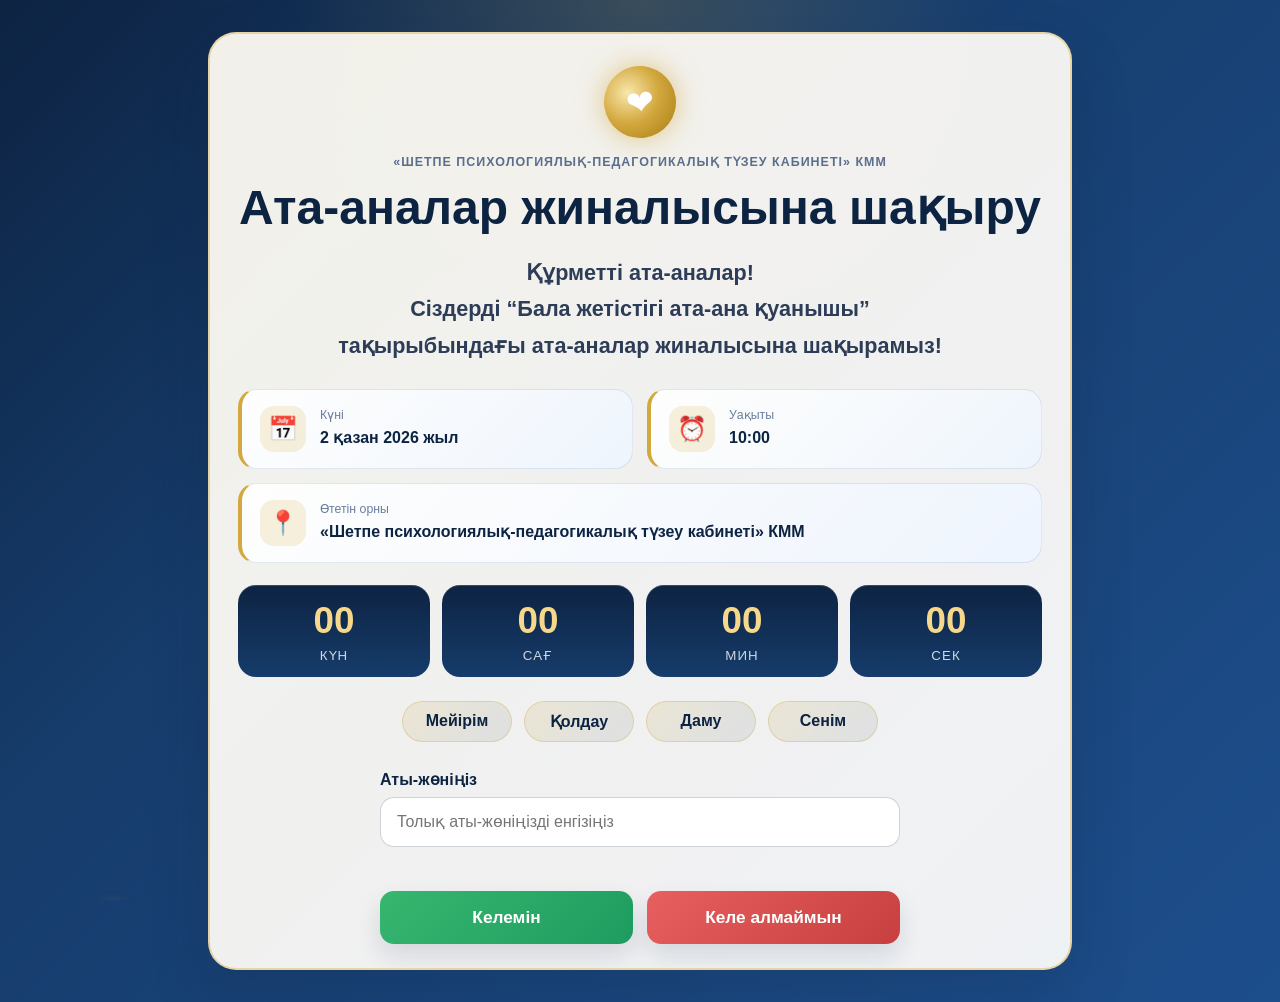
<file: index.html>
<!DOCTYPE html>
<html lang="kk">
  <head>
    <meta charset="UTF-8" />
    <meta name="viewport" content="width=device-width, initial-scale=1.0" />
    <title>Ата-аналар жиналысына шақыру</title>
    <meta
      name="description"
      content="«Шетпе психологиялық-педагогикалық түзеу кабинеті» КММ ата-аналар жиналысына шақыру сайты."
    />
    <link rel="stylesheet" href="style.css" />
  </head>
  <body>
    <div class="heart-field" aria-hidden="true">
      <span class="heart heart-1">❤</span>
      <span class="heart heart-2">❤</span>
      <span class="heart heart-3">❤</span>
      <span class="heart heart-4">❤</span>
      <span class="heart heart-5">❤</span>
      <span class="heart heart-6">❤</span>
      <span class="heart heart-7">❤</span>
      <span class="heart heart-8">❤</span>
    </div>

    <main class="page-shell">
      <section class="invite-card">
        <div class="gold-emblem" aria-label="Қайырымдылық, қолдау, даму, сенім">❤</div>

        <header class="header-block">
          <p class="eyebrow">«Шетпе психологиялық-педагогикалық түзеу кабинеті» КММ</p>
          <h1>Ата-аналар жиналысына шақыру</h1>
        </header>

        <p class="greeting">
          Құрметті ата-аналар!<br />
          Сіздерді “Бала жетістігі ата-ана қуанышы” тақырыбындағы ата-аналар
          жиналысына шақырамыз!
        </p>

        <div class="event-grid">
          <div class="event-item">
            <span class="event-icon">📅</span>
            <div>
              <small>Күні</small>
              <strong>2 қазан 2026 жыл</strong>
            </div>
          </div>

          <div class="event-item">
            <span class="event-icon">⏰</span>
            <div>
              <small>Уақыты</small>
              <strong>10:00</strong>
            </div>
          </div>

          <div class="event-item full-width">
            <span class="event-icon">📍</span>
            <div>
              <small>Өтетін орны</small>
              <strong>«Шетпе психологиялық-педагогикалық түзеу кабинеті» КММ</strong>
            </div>
          </div>
        </div>

        <div class="countdown" aria-label="Жиналысқа дейінгі уақыт">
          <div class="count-box">
            <span id="days">00</span>
            <small>күн</small>
          </div>
          <div class="count-box">
            <span id="hours">00</span>
            <small>сағ</small>
          </div>
          <div class="count-box">
            <span id="minutes">00</span>
            <small>мин</small>
          </div>
          <div class="count-box">
            <span id="seconds">00</span>
            <small>сек</small>
          </div>
        </div>

        <div class="values-row" aria-label="Мейірім, қолдау, даму, сенім">
          <span>Мейірім</span>
          <span>Қолдау</span>
          <span>Даму</span>
          <span>Сенім</span>
        </div>

        <form id="rsvp-form" name="rsvp" method="POST" data-netlify="true" data-netlify-honeypot="bot-field" novalidate>
          <input type="hidden" name="form-name" value="rsvp" />
          <p class="hidden">
            <label>Do not fill this out if you're human: <input name="bot-field" /></label>
          </p>
          <input type="hidden" name="status" id="status-input" value="" />

          <div class="form-group">
            <label for="fullname">Аты-жөніңіз</label>
            <input
              id="fullname"
              name="name"
              type="text"
              placeholder="Толық аты-жөніңізді енгізіңіз"
              autocomplete="name"
              required
            />
            <small id="name-error" class="field-error" aria-live="polite"></small>
          </div>

          <div class="button-row">
            <button type="submit" class="btn btn-accept" data-status="Келемін">Келемін</button>
            <button type="submit" class="btn btn-reject" data-status="Келе алмаймын">Келе алмаймын</button>
          </div>

          <div id="status-message" class="status-message hidden" aria-live="polite"></div>
        </form>
      </section>
    </main>

    <script src="script.js"></script>
  </body>
</html>
</file>
<file: style.css>
* {
  box-sizing: border-box;
  margin: 0;
  padding: 0;
}

:root {
  --navy-900: #0d2342;
  --navy-800: #163c6b;
  --navy-700: #1d4e8c;
  --gold-500: #d3a93f;
  --gold-600: #c7921d;
  --gold-700: #a67a10;
  --cream: #fffaf0;
  --card-bg: rgba(255, 255, 255, 0.96);
  --soft-blue: #eef5ff;
  --success-bg: #dff7e8;
  --success-text: #166534;
  --danger-bg: #fde4e4;
  --danger-text: #8e1d1d;
  --shadow: 0 24px 60px rgba(13, 35, 66, 0.2);
}

html {
  scroll-behavior: smooth;
}

body {
  font-family: "Segoe UI", Tahoma, Geneva, Verdana, sans-serif;
  min-height: 100vh;
  background:
    radial-gradient(circle at top, rgba(211, 169, 63, 0.2), transparent 30%),
    linear-gradient(135deg, var(--navy-900) 0%, var(--navy-800) 35%, var(--navy-700) 100%);
  color: var(--navy-900);
  display: flex;
  align-items: center;
  justify-content: center;
  overflow-x: hidden;
  position: relative;
}

.hidden {
  display: none !important;
}

.page-shell {
  width: min(100%, 900px);
  padding: 32px 18px;
  position: relative;
  z-index: 1;
}

.invite-card {
  background: var(--card-bg);
  border: 2px solid rgba(211, 169, 63, 0.45);
  border-radius: 28px;
  box-shadow: var(--shadow);
  padding: 32px 28px 24px;
  position: relative;
  overflow: hidden;
}

.invite-card::before {
  content: "";
  position: absolute;
  inset: 0;
  background: linear-gradient(135deg, rgba(211, 169, 63, 0.08), rgba(13, 35, 66, 0.03));
  pointer-events: none;
}

.header-block,
.greeting,
.event-grid,
.countdown,
.values-row,
#rsvp-form {
  position: relative;
  z-index: 1;
}

.gold-emblem {
  width: 72px;
  height: 72px;
  margin: 0 auto 16px;
  border-radius: 50%;
  background: radial-gradient(circle at 35% 35%, #f9e7ad, var(--gold-500) 46%, var(--gold-700) 100%);
  box-shadow: 0 0 26px rgba(211, 169, 63, 0.6);
  display: grid;
  place-items: center;
  font-size: 2.1rem;
  color: white;
  transform: rotate(-8deg);
  animation: pulse 2.5s ease-in-out infinite;
}

@keyframes pulse {
  0%, 100% { transform: rotate(-8deg) scale(1); }
  50% { transform: rotate(-8deg) scale(1.08); }
}

.eyebrow {
  text-align: center;
  color: #5a6f8d;
  text-transform: uppercase;
  letter-spacing: 0.08em;
  font-size: 0.78rem;
  font-weight: 700;
  margin-bottom: 10px;
}

.header-block h1 {
  text-align: center;
  font-size: clamp(2rem, 5vw, 3rem);
  color: var(--navy-900);
  line-height: 1.2;
  margin-bottom: 18px;
}

.greeting {
  text-align: center;
  font-size: clamp(1.08rem, 2vw, 1.35rem);
  line-height: 1.7;
  color: #2d3d57;
  margin: 0 auto 24px;
  max-width: 640px;
  font-weight: 600;
}

.event-grid {
  display: grid;
  grid-template-columns: repeat(2, minmax(0, 1fr));
  gap: 14px;
  margin-bottom: 22px;
}

.event-item {
  background: linear-gradient(135deg, rgba(255, 255, 255, 0.9), rgba(238, 245, 255, 0.9));
  border: 1px solid rgba(29, 78, 140, 0.12);
  border-left: 4px solid var(--gold-500);
  border-radius: 18px;
  padding: 16px 18px;
  display: flex;
  align-items: center;
  gap: 14px;
}

.event-item.full-width {
  grid-column: 1 / -1;
}

.event-icon {
  width: 46px;
  height: 46px;
  border-radius: 14px;
  display: grid;
  place-items: center;
  font-size: 1.5rem;
  background: rgba(211, 169, 63, 0.18);
}

.event-item small {
  display: block;
  color: #697d9d;
  font-size: 0.77rem;
  margin-bottom: 4px;
}

.event-item strong {
  color: var(--navy-900);
  font-size: 1rem;
  line-height: 1.5;
}

.countdown {
  display: grid;
  grid-template-columns: repeat(4, minmax(0, 1fr));
  gap: 12px;
  margin: 20px 0 24px;
}

.count-box {
  background: linear-gradient(180deg, var(--navy-900), var(--navy-800));
  color: white;
  border-radius: 18px;
  text-align: center;
  padding: 18px 10px 14px;
  box-shadow: inset 0 1px 0 rgba(255, 255, 255, 0.18);
}

.count-box span {
  display: block;
  font-size: clamp(1.6rem, 3vw, 2.3rem);
  font-weight: 800;
  color: #f7d88a;
  line-height: 1;
}

.count-box small {
  display: block;
  margin-top: 8px;
  text-transform: uppercase;
  letter-spacing: 0.08em;
  color: rgba(255, 255, 255, 0.8);
}

.values-row {
  display: flex;
  justify-content: center;
  flex-wrap: wrap;
  gap: 12px;
  margin: 8px 0 28px;
}

.values-row span {
  display: inline-flex;
  align-items: center;
  justify-content: center;
  min-width: 110px;
  padding: 10px 16px;
  border-radius: 999px;
  background: linear-gradient(135deg, rgba(211, 169, 63, 0.16), rgba(13, 35, 66, 0.08));
  border: 1px solid rgba(211, 169, 63, 0.35);
  color: var(--navy-900);
  font-weight: 700;
}

#rsvp-form {
  max-width: 520px;
  margin: 0 auto;
}

.form-group {
  text-align: left;
  margin-bottom: 18px;
}

.form-group label {
  display: block;
  margin-bottom: 8px;
  font-weight: 700;
  color: var(--navy-900);
}

.form-group input {
  width: 100%;
  border: 1.5px solid rgba(13, 35, 66, 0.2);
  background: #fff;
  border-radius: 14px;
  padding: 15px 16px;
  font-size: 1rem;
  transition: border-color 0.2s ease, box-shadow 0.2s ease;
}

.form-group input:focus {
  outline: none;
  border-color: rgba(211, 169, 63, 0.9);
  box-shadow: 0 0 0 4px rgba(211, 169, 63, 0.15);
}

.field-error {
  display: block;
  color: var(--danger-text);
  font-weight: 600;
  margin-top: 8px;
  min-height: 18px;
}

.button-row {
  display: flex;
  gap: 14px;
}

.btn {
  flex: 1;
  border: none;
  border-radius: 14px;
  padding: 16px 18px;
  font-size: 1.08rem;
  font-weight: 800;
  cursor: pointer;
  transition: transform 0.18s ease, box-shadow 0.18s ease, filter 0.18s ease;
  box-shadow: 0 12px 24px rgba(13, 35, 66, 0.12);
}

.btn:hover {
  transform: translateY(-1px);
  filter: brightness(1.02);
}

.btn:active {
  transform: translateY(0);
}

.btn-accept {
  background: linear-gradient(135deg, #37b66f, #1e9c60);
  color: white;
}

.btn-reject {
  background: linear-gradient(135deg, #e85f5f, #c73f3f);
  color: white;
}

.status-message {
  margin-top: 20px;
  border-radius: 14px;
  padding: 14px 16px;
  font-weight: 700;
  text-align: center;
  transition: all 0.2s ease;
}

.status-message.success {
  background: var(--success-bg);
  color: var(--success-text);
  border: 1px solid rgba(22, 101, 52, 0.12);
}

.status-message.danger {
  background: var(--danger-bg);
  color: var(--danger-text);
  border: 1px solid rgba(142, 29, 29, 0.12);
}

.heart-field {
  position: fixed;
  inset: 0;
  pointer-events: none;
  overflow: hidden;
  z-index: 0;
}

.heart {
  position: absolute;
  font-size: clamp(1.2rem, 2vw, 2rem);
  color: rgba(211, 169, 63, 0.84);
  text-shadow: 0 0 16px rgba(211, 169, 63, 0.7);
  animation: floatUp linear infinite;
  opacity: 0.9;
}

.heart-1 { left: 8%; bottom: -30px; animation-duration: 10s; }
.heart-2 { left: 20%; bottom: -40px; animation-duration: 12s; animation-delay: 1.3s; }
.heart-3 { left: 32%; bottom: -35px; animation-duration: 13s; }
.heart-4 { left: 46%; bottom: -45px; animation-duration: 11s; animation-delay: 2s; }
.heart-5 { left: 58%; bottom: -30px; animation-duration: 14s; }
.heart-6 { left: 70%; bottom: -38px; animation-duration: 12s; animation-delay: 1.6s; }
.heart-7 { left: 82%; bottom: -34px; animation-duration: 13s; }
.heart-8 { left: 92%; bottom: -40px; animation-duration: 10.5s; animation-delay: 2.2s; }

@keyframes floatUp {
  0% {
    transform: translateY(0) scale(0.8) rotate(0deg);
    opacity: 0;
  }
  20% {
    opacity: 1;
  }
  100% {
    transform: translateY(-110vh) scale(1.35) rotate(18deg);
    opacity: 0;
  }
}

@media (max-width: 600px) {
  .invite-card {
    padding: 22px 18px 18px;
    border-radius: 22px;
  }

  .button-row {
    flex-direction: column;
  }

  .countdown {
    grid-template-columns: repeat(2, minmax(0, 1fr));
  }

  .event-grid {
    grid-template-columns: 1fr;
  }

  .values-row span {
    min-width: calc(50% - 12px);
  }
}
</file>
